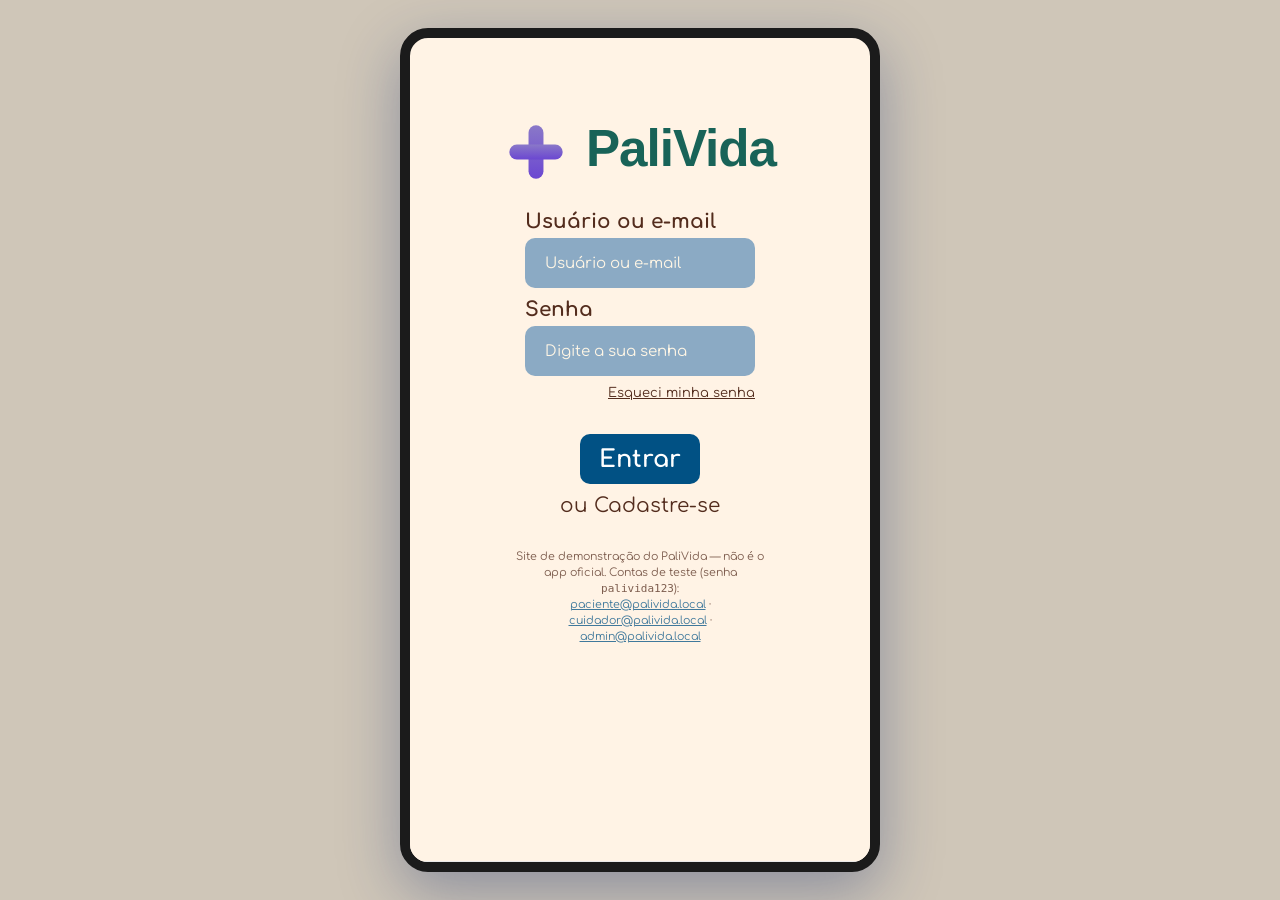
<file: index.html>
<!DOCTYPE html>
<html lang="pt-BR">
<head>
  <meta charset="UTF-8">
  <meta name="viewport" content="width=device-width, initial-scale=1, maximum-scale=1, viewport-fit=cover">
  <title>PaliVida — cuidados paliativos</title>
  <meta name="description" content="PaliVida — identificação de piora clínica, triagem de sintomas, prontuário eletrônico e direcionamento ao serviço de urgência em cuidados paliativos.">
  <link rel="icon" type="image/png" href="assets/img/favicon.png">
  <link rel="stylesheet" href="css/styles.css">
</head>
<body>
  <div id="app" class="app-shell">
    <header id="app-header" class="pv-header" hidden></header>
    <main id="app-main" class="app-main" role="main"></main>
    <footer id="app-footer" class="pv-footer" hidden></footer>
  </div>

  <!-- dados de demonstração + "backend" local (localStorage) -->
  <script src="js/data.js"></script>
  <script src="js/session.js"></script>
  <script src="js/db.js"></script>

  <!-- UI compartilhada e roteador -->
  <script src="js/ui.js"></script>
  <script src="js/router.js"></script>

  <!-- telas -->
  <script src="js/screens/auth.js"></script>
  <script src="js/screens/principal.js"></script>
  <script src="js/screens/sintomas.js"></script>
  <script src="js/screens/triagem.js"></script>
  <script src="js/screens/perfil.js"></script>
  <script src="js/screens/admin.js"></script>

  <!-- inicialização -->
  <script src="js/main.js"></script>
</body>
</html>
</file>
<file: css/styles.css>
/* =========================================================================
   PaliVida — folha de estilos
   Porta fiel de frontend/src/theme/index.ts + os StyleSheet.create() de cada
   tela/componente do código-fonte original (React Native / Expo). Os
   comentários apontam de qual arquivo .tsx cada bloco vem.
   ========================================================================= */

@import url('https://fonts.googleapis.com/css2?family=Comfortaa:wght@400;700&display=swap');

:root {
  /* theme/index.ts -> colors */
  --azul: #112A6C;
  --azul-medio: #015184;
  --azul-claro: #8BAAC4;
  --azul-botao: #5A90BF;

  --creme: #FFF3E5;
  --areia: #E8DAC0;
  --areia-clara: #F2E8D5;
  --branco: #FFFFFF;
  --branco-quente: #FFF6E5;

  --marrom: #532C1D;
  --verde-escuro: #183102;
  --cinza: #4A4A4A;
  --cinza-claro: #666666;

  --verde: #9BC45A;
  --verde-suave: #A6C27A;
  --amarelo: #FFBE3B;
  --amarelo-suave: #F1D359;
  --vermelho: #D00000;
  --vermelho-suave: #F79F9A;
  --laranja: #E8994B;
  --laranja-escuro: #E78F47;

  --sucesso-fundo: #D1FAE5;
  --erro-fundo: #FEE2E2;
  --erro-texto: #991B1B;
  --perigo: #A00000;
  --perigo-claro: #D94141;
  --destaque: #C4C776;
  --logout: #FFBB00;

  /* theme/index.ts -> radius */
  --radius-sm: 6px;
  --radius-md: 10px;
  --radius-lg: 15px;
  --radius-pill: 25px;

  --fonte-regular: 'Comfortaa', sans-serif;
  --fonte-bold: 'Comfortaa', sans-serif;

  /* theme/index.ts -> coresAlerta (fundo da Home conforme último alerta) */
  --alerta-padrao: var(--creme);
  --alerta-verde: var(--verde-suave);
  --alerta-amarelo: var(--amarelo-suave);
  --alerta-vermelho: var(--vermelho-suave);
}

/* ---------------------------------------------------------------- reset */
*, *::before, *::after { box-sizing: border-box; }
html, body { height: 100%; }
body {
  margin: 0;
  font-family: var(--fonte-regular);
  color: var(--marrom);
  background: #CFC6B8;
  -webkit-font-smoothing: antialiased;
  text-rendering: optimizeLegibility;
}
h1, h2, h3, p { margin: 0; }
button { font-family: inherit; cursor: pointer; }
input, textarea, select { font-family: inherit; }
img { display: block; max-width: 100%; }
a { color: inherit; }
:focus-visible { outline: 3px solid #2F6FED; outline-offset: 2px; }

/* --------------------------------------------------------- app "phone" shell ---
   Usa 100dvh (dynamic viewport height) em vez de 100vh: em navegadores
   mobile (Safari/Chrome no celular) 100vh inclui a área por trás das barras
   de endereço/navegação, o que "corta" o rodapé em muitos aparelhos. 100dvh
   se ajusta à altura real visível, então o app cabe certinho em qualquer
   tamanho de tela — com fallback para 100vh em navegadores mais antigos. */
.app-shell {
  max-width: 480px;
  margin: 0 auto;
  height: 100vh;
  height: 100dvh;
  background: var(--creme);
  display: flex;
  flex-direction: column;
  overflow: hidden;
  position: relative;
}
.app-main {
  flex: 1 1 auto;
  overflow-y: auto;
  -webkit-overflow-scrolling: touch;
  display: flex;
  flex-direction: column;
  min-height: 0; /* necessário para que filhos flex com altura 100% não estourem o .app-shell */
}
/* Telas marcadas como "sem rolagem" (ex.: menu de sintomas) devem caber
   inteiramente na viewport do app-shell, sem scroll vertical algum. */
.app-main.pv-sem-scroll {
  overflow: hidden;
}
@media (min-width: 640px) {
  body { padding: 28px 12px; }
  .app-shell {
    height: calc(100vh - 56px);
    height: calc(100dvh - 56px);
    min-height: 640px;
    border-radius: 28px;
    box-shadow: 0 20px 60px rgba(17, 42, 108, 0.35);
    border: 10px solid #1b1b1b;
  }
}

/* loading fallback while fonts load */
#carregando-app {
  min-height: 100vh;
  min-height: 100dvh;
  display: flex;
  align-items: center;
  justify-content: center;
  background: var(--creme);
}

/* ======================================================== Header.tsx ===
   Cabeçalho global, montado uma única vez pelo roteador dentro de
   #app-header (fora da área rolável) — por isso fica sempre visível,
   igual ao rodapé.
   - Nas telas autenticadas: só o ícone da marca (sem a tarja azul de
     fundo e sem o nome por extenso), ancorado no canto superior esquerdo.
   - Na tela de login/cadastro: o roteador deixa o header GLOBAL escondido
     e a própria tela de auth desenha seu cabeçalho de marca (logo + nome,
     também sem tarja) — ver .pv-header--login mais abaixo e headerLogin()
     em ui.js. */
.pv-header {
  width: 100%;
  min-height: 52px;
  background: transparent;
  display: flex;
  align-items: center;
  padding: 10px 16px;
  flex-shrink: 0;
}
.pv-header .pv-logo-icone {
  height: 34px;
  width: auto;
}
/* Cabeçalho de marca da tela de login/cadastro: logo + "PaliVida" juntos,
   centralizados, sem tarja de fundo (imagem única fornecida pelo cliente). */
.pv-header.pv-header--login {
  justify-content: center;
  padding: 18px 16px 4px;
}
/* Logo da tela de login/cadastro: ícone SVG + texto, tudo em vetor (nítido em
   qualquer tamanho). O tamanho vem de --marca-tam (altura do ícone). */
.pv-header--login { --marca-tam: 40px; }
.pv-header.pv-header--login-grande {
  --marca-tam: 64px;
  padding: 30px 16px 26px;
}
.pv-marca {
  display: flex;
  align-items: center;
  gap: calc(var(--marca-tam) * 0.28);
  line-height: 1;
}
.pv-marca-icone { width: var(--marca-tam); height: var(--marca-tam); flex-shrink: 0; }
.pv-marca-texto {
  font-family: 'Inter', 'Segoe UI', Roboto, Helvetica, Arial, sans-serif;
  font-weight: 800;
  font-size: calc(var(--marca-tam) * 0.8);
  letter-spacing: -0.02em;
  color: #186358;
  padding-bottom: 0.12em; /* evita cortar a base das letras */
}

/* ======================================================== Footer.tsx ===
   Rodapé global de navegação, montado pelo roteador dentro de #app-footer
   (fora da área rolável) — por isso os 3 (ou 4, para o administrador)
   atalhos ficam sempre visíveis em qualquer tela autenticada, sem depender
   de o usuário rolar até o final do conteúdo. */
.pv-footer {
  display: flex;
  flex-direction: row;
  width: 100%;
  flex-shrink: 0;
  border: 0;
  border-top: 1px solid rgba(0,0,0,0.08);
  background: rgba(255, 255, 255, 0.92);
  padding-bottom: env(safe-area-inset-bottom, 0);
}
.pv-footer button {
  flex: 1;
  background: none;
  border: 0;
  padding: 12px 0 10px;
  display: flex;
  align-items: center;
  justify-content: center;
}
.pv-footer img { width: 24px; height: 24px; opacity: 0.45; }
.pv-footer button.ativo img { opacity: 1; }
.pv-footer button.ativo { box-shadow: inset 0 2px 0 var(--azul); }

/* ========================================================= Aviso.tsx === */
.pv-aviso {
  border-radius: 8px;
  padding: 12px;
  margin: 12px 0;
  width: 100%;
  font-size: 14px;
  text-align: center;
}
.pv-aviso.sucesso { background: var(--sucesso-fundo); color: #065F46; }
.pv-aviso.erro { background: var(--erro-fundo); color: var(--erro-texto); }

/* generic loading */
.pv-carregando {
  flex: 1;
  display: flex;
  flex-direction: column;
  align-items: center;
  justify-content: center;
  gap: 10px;
  min-height: 240px;
  color: var(--azul);
}
.pv-spinner {
  width: 34px; height: 34px;
  border-radius: 50%;
  border: 3px solid rgba(17,42,108,0.15);
  border-top-color: var(--azul);
  animation: girar 0.8s linear infinite;
}
.pv-spinner.claro { border-color: rgba(255,255,255,0.35); border-top-color: #fff; }
@keyframes girar { to { transform: rotate(360deg); } }

/* =============================================================== Chips === */
.pv-chips { display: flex; flex-wrap: wrap; gap: 8px; margin-bottom: 15px; }
.pv-chip {
  border: 1.5px solid var(--azul-claro);
  border-radius: 8px;
  padding: 8px 14px;
  background: var(--branco);
  color: var(--marrom);
  font-size: 14px;
  font-family: var(--fonte-regular);
}
.pv-chip.ativo { background: var(--azul-medio); border-color: var(--azul-medio); color: var(--branco); }

/* =========================================== telas de autenticação (Login/Cadastro) === */
.tela-auth {
  flex: 1;
  display: flex;
  flex-direction: column;
  align-items: center;
  background: var(--creme);
  padding-bottom: 40px;
}
.tela-auth .titulo { font-size: 48px; font-weight: 600; color: var(--azul); margin: 15px 0 25px; }
.tela-auth .instrucao {
  font-size: 15px; color: var(--marrom); text-align: center;
  width: 230px; margin-bottom: 20px; line-height: 22px;
}
.tela-auth .label {
  font-size: 20px; font-weight: 700; color: var(--marrom);
  margin-bottom: 5px; width: 230px; text-align: left; display: block;
}
.tela-auth .campo {
  padding: 10px 20px;
  background: var(--azul-claro);
  color: var(--branco);
  border: 0;
  border-radius: var(--radius-md);
  width: 230px;
  height: 50px;
  margin-bottom: 10px;
  font-size: 15px;
}
.tela-auth .campo::placeholder { color: var(--branco-quente); }
.tela-auth .aviso-wrap { width: 230px; }
.tela-auth .link-secundario {
  width: 230px; background: none; border: 0; padding: 0;
  display: flex; justify-content: flex-end; margin-bottom: 4px;
}
.tela-auth .link-esqueci { font-size: 13px; color: var(--marrom); text-decoration: underline; }
.tela-auth .link-voltar { font-size: 16px; color: var(--marrom); background: none; border: 0; }
.tela-auth .botao-entrar {
  margin-top: 30px; margin-bottom: 10px;
  padding: 10px;
  background: var(--azul-medio);
  color: var(--branco);
  border: 0;
  border-radius: var(--radius-md);
  width: 120px; height: 50px;
  font-size: 24px; font-weight: 700;
  display: flex; align-items: center; justify-content: center;
}
.tela-auth .botao-entrar[disabled] { opacity: 0.6; }
.tela-auth .botao-entrar.largo { width: 230px; }
.tela-auth .ou-cadastre { font-size: 20px; background: none; border: 0; color: var(--marrom); }

/* ============================================================ Cadastro === */
.tela-cadastro { background: var(--creme); }
.tela-auth .titulo.titulo-cadastro-novo { font-size: clamp(28px, 8vw, 36px); line-height: 1.2; text-align: center; padding: 0 16px; }
.tela-cadastro .subtitulo { font-size: 18px; color: var(--marrom); margin-bottom: 30px; text-align: center; }
.tela-cadastro .botoes-tipo { display: flex; justify-content: space-evenly; align-items: center; width: 100%; margin: 10px 0; gap: 12px; }
.tela-cadastro .botao-tipo {
  background: var(--azul-medio); border: 0; border-radius: var(--radius-md);
  width: 150px; height: 101px; color: var(--branco-quente); font-size: 18px;
  line-height: 26px; text-align: center;
  box-shadow: 4px 4px 6px rgba(0,0,0,0.25);
}
.tela-cadastro .form { width: 85%; max-width: 480px; }
.tela-cadastro .secao {
  font-size: 18px; font-weight: 700; color: var(--azul);
  margin: 20px 0 10px; border-bottom: 1px solid var(--azul-claro); padding-bottom: 4px;
}
.tela-cadastro .campo-label { font-size: 16px; color: var(--marrom); margin-bottom: 5px; font-weight: 700; display: block; }
.tela-cadastro .campo {
  padding: 10px 10px 10px 15px; background: var(--azul-claro); color: var(--branco);
  border: 0; border-radius: var(--radius-md); width: 100%; height: 50px; margin-bottom: 15px; font-size: 15px;
}
.tela-cadastro .campo::placeholder { color: var(--branco-quente); }
.tela-cadastro textarea.campo { height: 90px; padding-top: 10px; resize: vertical; }
.tela-cadastro .obrigatorio { font-size: 13px; color: #888; margin: 10px 0 5px; }
.tela-cadastro .botao-enviar {
  width: 85%; max-width: 480px; background: var(--azul-medio); color: var(--branco-quente);
  border: 0; padding: 16px; border-radius: var(--radius-md); margin-top: 20px; font-size: 18px; font-weight: 700;
}
.tela-cadastro .botao-enviar[disabled] { opacity: 0.6; }
.tela-cadastro .botao-voltar {
  width: 85%; max-width: 480px; background: var(--branco); color: var(--cinza);
  border: 0; padding: 14px; border-radius: var(--radius-md); margin-top: 15px; margin-bottom: 10px;
  font-size: 18px; font-weight: 700; box-shadow: 0 2px 6px rgba(0,0,0,0.15);
}

/* ================================================================ Home === */
/* ================================================================ Home ===
   Reorganizada para caber inteira na viewport sem rolagem: os elementos
   dividem o espaço disponível de .app-main via flexbox (com tamanhos em
   clamp()/vh em vez de pixels fixos grandes), no mesmo espírito da tela de
   Menu de Sintomas — ver .tela-menu-sintomas mais abaixo. */
.tela-home {
  flex: 1;
  display: flex;
  flex-direction: column;
  min-height: 0;
  overflow: hidden;
}
.tela-home .corpo {
  flex: 1;
  display: flex;
  flex-direction: column;
  justify-content: space-evenly;
  min-height: 0;
  padding: 4px 16px 10px;
}
.tela-home .titulo {
  font-weight: 700; font-size: clamp(16px, 5vw, 22px); margin: 0 0 4px; color: var(--verde-escuro);
  text-align: center; flex-shrink: 0;
}
.tela-home .botao-prontuario {
  background: var(--laranja); width: 100%; max-width: 320px; border: 0; border-radius: var(--radius-md);
  color: var(--branco); font-size: clamp(14px, 4vw, 18px); font-weight: 700; display: flex; align-items: center; justify-content: center;
  margin: 6px auto 0; flex: 0 1 52px; min-height: 40px; flex-shrink: 0;
}
.tela-home .botao-duvidas {
  background: var(--branco); border: 2px solid #767714; border-radius: 50%;
  margin: 8px auto; display: flex; align-items: center; justify-content: center;
  font-weight: 700; font-size: clamp(15px, 4.5vw, 24px); color: var(--verde-escuro); text-align: center; padding: 10px;
  flex-shrink: 1; min-height: 0; width: min(46vw, 220px); aspect-ratio: 1 / 1;
}
.tela-home .botao-registrar {
  background: var(--azul-medio); width: 100%; max-width: 320px; border: 0; border-radius: var(--radius-md);
  color: var(--branco-quente); font-size: clamp(13px, 3.6vw, 16px); display: flex; align-items: center; justify-content: center;
  margin: 0 auto; flex: 0 1 44px; min-height: 36px; flex-shrink: 0;
}
.tela-home .contatos { flex-shrink: 0; margin-top: 8px; }
.tela-home .contatos-titulo { margin-bottom: 6px; font-weight: 700; font-size: clamp(14px, 4vw, 18px); color: var(--verde-escuro); text-align: center; }
.tela-home .contatos-botoes { display: flex; justify-content: space-around; width: 100%; gap: 8px; }
.tela-home .contato-botao {
  background: var(--branco); flex: 1; max-width: 125px; padding: 8px 6px; border: 2px solid var(--branco);
  border-radius: var(--radius-md); text-align: center; font-weight: 700; font-size: clamp(12px, 3.4vw, 16px); color: #000;
}

/* ============================================================ Contato === */
.tela-contato { flex: 1; background: var(--creme); padding: 0 16px 24px; }
.tela-contato .titulo { font-size: 22px; font-weight: 700; color: var(--azul); text-align: center; margin: 20px 0 6px; }
.tela-contato .subtitulo { font-size: 13px; color: var(--marrom); text-align: center; margin: 0 0 16px; }
.pv-contato-acoes { display: flex; gap: 10px; margin-top: 14px; }
.pv-contato-acoes .pv-botao-primario, .pv-contato-acoes .pv-botao-secundario { flex: 1; text-align: center; text-decoration: none; }

/* ============================================================== Busca === */
.tela-busca { flex: 1; background: var(--areia); width: 100%; padding-top: 20px; display: flex; flex-direction: column; }
.tela-busca .busca-container {
  display: flex; align-items: center; background: var(--branco); border-radius: var(--radius-pill);
  padding: 0 15px; margin: 20px auto; width: 90%; height: 50px; box-shadow: 0 1px 3px rgba(0,0,0,0.15);
}
.tela-busca .busca-input { flex: 1; border: 0; background: none; color: var(--azul); padding: 10px; font-size: 16px; }
.tela-busca .busca-input:focus { outline: none; }
.tela-busca .icone-lupa { width: 22px; height: 22px; background: none; border: 0; padding: 0; filter: invert(13%) sepia(53%) saturate(3000%) hue-rotate(215deg); }
.tela-busca .botao-novo {
  background: var(--azul); color: var(--branco); border: 0; padding: 12px 20px; border-radius: 8px;
  display: block; margin: 0 auto 20px; font-weight: 700;
}
.tela-busca .aviso-wrap { width: 90%; margin: 0 auto; }
.tela-busca .lista-vazia { text-align: center; color: var(--marrom); margin-top: 20px; }

.pv-card-conteudo {
  width: 90%; margin: 0 auto 20px; background: var(--branco); padding: 20px; border-radius: var(--radius-lg);
  box-shadow: 0 2px 4px rgba(0,0,0,0.1);
}
.pv-card-conteudo .card-titulo { font-weight: 700; font-size: 18px; color: var(--azul); }
.pv-card-conteudo .divisor { height: 1px; background: var(--areia); margin: 10px 0; }
.pv-card-conteudo .card-descricao {
  font-size: 14px; color: #333; display: -webkit-box; -webkit-line-clamp: 3; -webkit-box-orient: vertical; overflow: hidden;
}
.pv-card-conteudo .card-rodape { display: flex; justify-content: space-between; align-items: center; margin-top: 15px; }
.pv-card-conteudo .botao-ler {
  display: flex; align-items: center; gap: 5px; background: #F0F0F0; border: 0; padding: 8px; border-radius: 5px;
  color: var(--azul); font-weight: 600; font-size: 12px;
}
.pv-card-conteudo .botao-ler img { width: 16px; height: 16px; }
.pv-card-conteudo .data { color: #888; font-size: 12px; }
.pv-card-conteudo .acoes-admin {
  display: flex; justify-content: flex-end; gap: 15px; margin-top: 15px; border-top: 1px solid #EEE; padding-top: 10px;
}
.pv-card-conteudo .acao-editar { background: none; border: 0; color: var(--azul); font-weight: 700; }
.pv-card-conteudo .acao-excluir { background: none; border: 0; color: var(--perigo-claro); font-weight: 700; }

/* modal genérico (usado por Busca=editor de conteúdo e ModalIntensidade) */
.pv-modal-overlay {
  position: fixed; inset: 0; background: rgba(0,0,0,0.5);
  display: flex; align-items: center; justify-content: center; padding: 20px; z-index: 50;
}
.pv-modal-overlay[hidden] { display: none; }
.pv-modal {
  width: 90%; max-width: 560px; background: var(--branco); border-radius: var(--radius-lg);
  padding: 20px; max-height: 85vh; overflow-y: auto;
}
.pv-modal .modal-label { font-weight: 700; color: var(--azul); margin-top: 10px; display: block; }
.pv-modal .modal-dica { font-weight: 400; font-size: 0.8em; color: #6b7280; }
.pv-modal .modal-input {
  width: 100%; font-family: var(--fonte-regular); border: 1px solid #CCC; border-radius: 8px;
  padding: 10px; background: #FAFAFA; margin-bottom: 5px; font-size: 14px;
}
.pv-modal textarea.modal-input { min-height: 80px; resize: vertical; }
.pv-modal .modal-botoes { display: flex; gap: 10px; margin-top: 20px; }
.pv-modal .botao-modal { flex: 1; padding: 12px; border-radius: 8px; text-align: center; font-weight: 700; border: 0; }
.pv-modal .botao-cancelar { border: 1px solid var(--perigo-claro); color: var(--perigo-claro); background: none; }
.pv-modal .botao-salvar { background: var(--azul); color: var(--branco); }
.pv-modal .botao-salvar[disabled] { opacity: 0.6; }

/* ======================================================= Perfil (campos.tsx) === */
.tela-perfil { background: var(--creme); padding: 16px; padding-bottom: 32px; flex: 1; }
.tela-perfil .titulo { font-size: 28px; font-weight: 700; color: var(--azul); margin: 12px 0; }
.pv-card { background: var(--branco); border-radius: 12px; padding: 14px; margin-bottom: 14px; box-shadow: 0 2px 4px rgba(0,0,0,0.1); }
.pv-card .subtitulo { font-size: 20px; font-weight: 600; color: var(--azul); margin-bottom: 12px; }
.pv-campo-label { font-size: 14px; color: var(--marrom); margin: 8px 0 6px; display: block; }
.pv-campo-input, .pv-campo-select {
  width: 100%; font-family: var(--fonte-regular); background: var(--azul-claro); color: var(--branco-quente);
  border: 0; border-radius: 8px; padding: 10px; font-size: 14px;
}
.pv-campo-input::placeholder { color: var(--branco-quente); opacity: 0.85; }
textarea.pv-campo-input { min-height: 90px; resize: vertical; }
.pv-campo-select { appearance: none; background-image: url("data:image/svg+xml,%3Csvg xmlns='http://www.w3.org/2000/svg' viewBox='0 0 20 20' fill='%23FFF6E5'%3E%3Cpath d='M5.23 7.21a.75.75 0 011.06.02L10 10.94l3.71-3.71a.75.75 0 111.06 1.06l-4.24 4.25a.75.75 0 01-1.06 0L5.21 8.29a.75.75 0 01.02-1.08z'/%3E%3C/svg%3E"); background-repeat: no-repeat; background-position: right 10px center; padding-right: 30px; }
.pv-botao-primario, .pv-botao-secundario, .pv-botao-perigo, .pv-botao-logout {
  margin-top: 16px; border: 0; border-radius: var(--radius-md); padding: 12px; width: 100%;
  font-family: var(--fonte-bold); font-weight: 700; font-size: 16px; color: var(--branco-quente);
  display: flex; align-items: center; justify-content: center; gap: 8px;
}
.pv-botao-primario { background: var(--destaque); }
.pv-botao-secundario { background: var(--azul-medio); }
.pv-botao-perigo { margin-top: 10px; background: var(--perigo); }
.pv-botao-logout { background: var(--logout); color: var(--marrom); }
.pv-item-vinculo { background: #F4F4F4; border-radius: 8px; padding: 10px; margin-bottom: 12px; }
.pv-codigo-readonly { opacity: 0.8; }

/* Wizard de preenchimento por etapas (mesmo sistema usado antes só na
   Carteirinha) agora também é usado dentro do card "Seus dados" do
   Prontuário — as classes .pv-carteirinha-* tinham padding lateral pensado
   para ocupar a tela inteira; aqui elas ficam dentro de um .pv-card que já
   tem o próprio padding, então o padding lateral extra é removido. */
.pv-card .pv-carteirinha-progresso,
.pv-card .pv-carteirinha-form,
.pv-card .pv-carteirinha-nav {
  padding-left: 0;
  padding-right: 0;
}
.pv-card .pv-carteirinha-nav { padding-top: 14px; }

/* ================================================== MenuSintomas / ListaSintomas ===
   Reformulado para caber inteiro na tela (sem rolagem): o cabeçalho, o
   título e a grade de sintomas dividem a altura disponível de .app-main
   usando flex, e a grade usa "grid-auto-rows: 1fr" para que as linhas de
   cartões se comprimam/expandam conforme o espaço restante, ao invés de
   ter uma altura fixa que force scroll em telas menores. */
.tela-menu-sintomas {
  flex: 1;
  display: flex;
  flex-direction: column;
  background: var(--creme);
  min-height: 0; /* permite que o flex item encolha dentro de .app-main */
  overflow: hidden;
  padding-bottom: 8px;
  position: relative; /* ancora o painel de "sintomas de hoje" (position:absolute) dentro desta tela */
}
/* Cabeçalho da tela: título centralizado + ícone discreto de "sintomas de
   hoje" ancorado à direita, sem disputar espaço visual com o título nem
   com o header global do app (que já ocupa o canto superior esquerdo). */
.pv-menu-sintomas-cabecalho {
  position: relative;
  flex-shrink: 0;
}
.tela-menu-sintomas .titulo {
  font-size: clamp(18px, 5.5vw, 26px);
  margin: 12px 0 10px;
  text-align: center;
  color: var(--azul);
  padding: 0 44px;
  line-height: 1.25;
}
.pv-botao-relatorio-hoje {
  position: absolute;
  top: 10px;
  right: 12px;
  width: 32px;
  height: 32px;
  border-radius: 50%;
  border: 0;
  background: transparent;
  color: var(--azul-claro);
  display: flex;
  align-items: center;
  justify-content: center;
  opacity: 0.7;
}
.pv-botao-relatorio-hoje:active { opacity: 1; background: rgba(17,42,108,0.08); }
#lista-sintomas-slot {
  flex: 1;
  display: flex;
  flex-direction: column;
  min-height: 0;
}
.pv-lista-sintomas {
  flex: 1;
  display: flex;
  flex-direction: column;
  min-height: 0;
}
.pv-grade-sintomas {
  display: grid;
  grid-template-columns: 1fr 1fr;
  grid-auto-rows: 1fr; /* 12 sintomas + "Outro sintoma" (linha inteira): as linhas dividem a altura disponível */
  gap: 8px;
  padding: 0 12px;
  flex: 1 1 0;
  min-height: 0;
}
.pv-card-sintoma {
  padding: 6px 8px;
  border: 1px solid #444;
  border-radius: 12px;
  background: #F9F6EE;
  display: flex;
  align-items: center;
  justify-content: center;
  text-align: center;
  font-size: clamp(11px, 3vw, 14px);
  line-height: 1.2;
  color: #333;
  overflow: hidden;
}
.pv-card-sintoma.pv-card-outro { grid-column: 1 / -1; }
.pv-botao-sem-sintoma {
  background: var(--azul-botao); color: var(--branco); border: 0; border-radius: var(--radius-md);
  padding: 10px; width: 90%; max-width: 320px; min-height: 44px; display: block;
  margin: 10px auto; font-size: clamp(14px, 4vw, 18px); flex-shrink: 0;
  box-shadow: 4px 4px 6px rgba(0,0,0,0.25);
}

/* ================================================================ PainelHoje ===
   Painel deslizante (drawer) com os sintomas já registrados hoje, aberto
   pelo ícone discreto no cabeçalho do Menu de Sintomas. Usa o mesmo padrão
   visual de overlay escurecido dos demais modais do app (.pv-modal-overlay),
   mas desliza da direita como uma gaveta em vez de aparecer centralizado,
   para não competir com o modal de intensidade. */
.pv-painel-hoje-overlay {
  position: absolute;
  inset: 0;
  background: rgba(0,0,0,0.35);
  z-index: 40;
  display: flex;
  justify-content: flex-end;
}
.pv-painel-hoje-overlay[hidden] { display: none; }
.pv-painel-hoje {
  width: min(78%, 300px);
  height: 100%;
  background: var(--branco);
  box-shadow: -6px 0 18px rgba(0,0,0,0.2);
  display: flex;
  flex-direction: column;
  animation: pv-painel-hoje-entrar 0.18s ease-out;
}
@keyframes pv-painel-hoje-entrar {
  from { transform: translateX(24px); opacity: 0.4; }
  to { transform: translateX(0); opacity: 1; }
}
.pv-painel-hoje-cabecalho {
  background: var(--azul);
  color: var(--branco);
  padding: 14px 14px;
  display: flex;
  align-items: center;
  justify-content: space-between;
  font-size: 15px;
  font-weight: 700;
  flex-shrink: 0;
}
.pv-painel-hoje-cabecalho button {
  background: none; border: 0; color: var(--branco); font-size: 22px; line-height: 1; padding: 0 4px;
}
.pv-painel-hoje-lista {
  flex: 1;
  overflow-y: auto;
  padding: 12px;
  display: flex;
  flex-direction: column;
  gap: 8px;
}
.pv-painel-hoje-vazio {
  font-size: 13px;
  color: var(--marrom);
  text-align: center;
  margin-top: 24px;
}
.pv-painel-hoje-item {
  background: var(--areia-clara, #F2E8D5);
  border-radius: 10px;
  padding: 10px 12px;
}
.pv-painel-hoje-linha1 {
  display: flex;
  align-items: center;
  justify-content: space-between;
  gap: 8px;
}
.pv-painel-hoje-nome {
  font-size: 13px;
  font-weight: 700;
  color: var(--marrom);
}
.pv-painel-hoje-hora {
  font-size: 11px;
  color: var(--marrom);
  opacity: 0.75;
  margin-top: 3px;
}

/* ============================================================ ModalIntensidade ===
   Janela de confirmação do registro de sintoma (a escala de intensidade de
   0 a 10 foi retirada). Também abriga o campo de descrição de "Outro
   sintoma". */
.pv-modal-intensidade {
  background: #F7F2ED; border-radius: 20px; padding: 18px 20px; width: 86%; max-width: 420px;
  box-shadow: 0 8px 24px rgba(0,0,0,0.3);
}
.pv-modal-intensidade .titulo { font-weight: 700; font-size: 18px; text-align: center; margin-bottom: 6px; }
.pv-modal-intensidade .sintoma { font-size: 16px; font-weight: 700; text-align: center; color: var(--azul); margin-bottom: 18px; }
.pv-modal-intensidade .sintoma:empty { margin-bottom: 0; }
.pv-modal-intensidade [hidden] { display: none; }
.pv-modal-intensidade .pv-outro-descricao { min-height: 80px; margin-bottom: 14px; }

.pv-modal-intensidade .acoes { display: flex; justify-content: space-between; }
.pv-modal-intensidade .botao { flex: 1; margin: 0 5px; border-radius: var(--radius-md); padding: 10px; border: 0; color: var(--branco); font-weight: 700; }
.pv-modal-intensidade .confirmar { background: #59A87D; }
.pv-modal-intensidade .cancelar { background: #D63031; }
.pv-modal-intensidade .botao[disabled] { opacity: 0.6; }

/* ==================================================== ConteudoDetalhe / DefinicaoSintomas === */
.tela-conteudo-detalhe { flex: 1; background: var(--areia-clara); }
.tela-conteudo-detalhe .cabecalho { padding: 0 20px; margin: 25px 0 20px; }
.tela-conteudo-detalhe .titulo-principal { font-size: 26px; font-weight: 800; color: var(--azul); }
.tela-conteudo-detalhe .barra-titulo { width: 60px; height: 4px; background: var(--laranja-escuro); margin-top: 8px; border-radius: 2px; }
.tela-conteudo-detalhe .card {
  background: var(--branco); width: 90%; margin: 0 auto 20px; padding: 25px 20px; border-radius: 12px;
  box-shadow: 0 2px 4px rgba(0,0,0,0.1);
}
.tela-conteudo-detalhe .borda-laranja { border-left: 5px solid var(--laranja-escuro); }
.tela-conteudo-detalhe .borda-vermelha { border-left: 5px solid var(--perigo-claro); }
.tela-conteudo-detalhe .label-secao { font-weight: 700; font-size: 18px; color: var(--azul); margin-bottom: 10px; text-transform: uppercase; letter-spacing: 0.5px; }
.tela-conteudo-detalhe .texto-corpo { font-size: 16px; line-height: 26px; color: #444; margin-bottom: 15px; white-space: pre-line; }
.tela-conteudo-detalhe .botao-laranja, .tela-conteudo-detalhe .botao-vermelho {
  border: 0; padding: 14px 15px; border-radius: 8px; width: 100%; color: var(--branco); font-weight: 700;
  font-size: 15px; text-transform: uppercase; margin-top: 5px;
}
.tela-conteudo-detalhe .botao-laranja { background: var(--laranja-escuro); }
.tela-conteudo-detalhe .botao-vermelho { background: var(--perigo-claro); }
.tela-conteudo-detalhe .botao-voltar {
  margin: 10px auto 0; display: block; padding: 10px 30px; border-radius: var(--radius-pill);
  border: 1px solid var(--azul); background: none; color: var(--azul); font-weight: 600; font-size: 16px;
}
.tela-conteudo-detalhe .link-leitura-facil {
  display: block; text-align: center; margin: 0 auto 20px; color: var(--azul-medio); text-decoration: underline;
  font-size: 14px; background: none; border: 0;
}

.tela-definicao { background: var(--areia); }
.tela-definicao .conteudo { padding: 40px 20px; }
.tela-definicao .titulo { font-weight: 700; font-size: 32px; color: var(--azul); text-align: center; }
.tela-definicao .sublinhado { height: 3px; background: var(--branco); width: 100%; margin: 20px 0; }
.tela-definicao .titulo-definicao { font-weight: 700; font-size: 24px; color: var(--azul); margin-bottom: 20px; }
.tela-definicao .titulo-definicao .peso-normal { font-weight: 400; }
.tela-definicao .secao { margin-bottom: 10px; }
.tela-definicao .titulo-secao { font-weight: 700; font-size: 24px; color: #000; line-height: 35px; }
.tela-definicao .texto-secao { font-size: 24px; color: #000; line-height: 35px; white-space: pre-line; }
.tela-definicao .botao-laranja, .tela-definicao .botao-vermelho {
  border: 0; border-radius: 16px; padding: 16px 8px; display: block; width: 290px; min-height: 67px;
  margin: 20px auto; color: var(--branco); font-weight: 700; font-size: 20px; text-align: center; white-space: pre-line;
}
.tela-definicao .botao-laranja { background: var(--laranja); }
.tela-definicao .botao-vermelho { background: var(--vermelho); margin-top: 20px; }

/* ===================================================================== TelaSinal === */
.tela-sinal { flex: 1; display: flex; flex-direction: column; }
.tela-sinal .conteudo-scroll { padding: 0 20px 40px; display: flex; flex-direction: column; align-items: center; flex: 1; }
.tela-sinal .aviso-topo {
  width: 100%; margin: 40px 0; padding: 30px; background: var(--branco); font-weight: 700; font-size: 28px;
  border-radius: var(--radius-md); text-align: center;
}
.tela-sinal .card { width: 100%; padding: 25px; background: var(--branco); border-radius: var(--radius-md); margin-bottom: 30px; }
.tela-sinal .titulo { font-size: 26px; text-align: center; margin-bottom: 20px; color: var(--cinza); font-weight: 700; }
.tela-sinal .descricao { text-align: center; font-size: 20px; line-height: 28px; color: var(--cinza); }
.tela-sinal .botao-voltar {
  width: 100%; background: var(--branco); border: 0; padding: 14px; border-radius: var(--radius-md);
  box-shadow: 0 4px 10px rgba(0,0,0,0.2); color: var(--cinza); font-size: 20px; font-weight: 700; text-align: center;
}

/* ================================================================ DashboardAdmin === */
.tela-dashboard { flex: 1; background: var(--areia); display: flex; flex-direction: column; }
.tela-dashboard .titulo { font-weight: 700; font-size: 28px; margin: 20px 0; text-align: center; color: var(--azul); }
.tela-dashboard .erro-texto { text-align: center; margin-bottom: 10px; color: var(--erro-texto); }
.tela-dashboard .vazio { background: var(--branco); padding: 16px; margin: 10px; border-radius: var(--radius-md); text-align: center; color: var(--azul); }

.pv-card-grafico {
  width: 90%; margin: 0 auto 20px; background: var(--branco); padding: 16px; border-radius: var(--radius-lg);
  box-shadow: 0 2px 4px rgba(0,0,0,0.1);
}
.pv-card-grafico .titulo-grafico { font-weight: 700; font-size: 18px; color: var(--azul); margin-bottom: 15px; text-align: center; }
.pv-grafico-barras { height: 200px; display: flex; align-items: flex-end; justify-content: space-around; padding: 0 10px; gap: 4px; }
.pv-grafico-coluna-wrap { flex: 1; display: flex; align-items: flex-end; justify-content: center; height: 100%; }
.pv-grafico-coluna { width: 24px; border-radius: 6px 6px 0 0; transition: height 0.4s ease; }
.pv-legenda { margin-top: 15px; padding-top: 10px; border-top: 1px solid #F0F0F0; display: flex; flex-wrap: wrap; justify-content: center; gap: 15px; }
.pv-legenda-item { display: flex; align-items: center; gap: 6px; font-size: 12px; color: var(--cinza-claro); }
.pv-legenda-cor { width: 10px; height: 10px; border-radius: 5px; flex-shrink: 0; }
.pv-legenda-item b { color: #333; }

.pv-gerenciador { width: 90%; margin: 10px auto 30px; background: var(--branco); border-radius: 12px; overflow: hidden; box-shadow: 0 2px 4px rgba(0,0,0,0.1); }
.pv-gerenciador .botao-expandir { width: 100%; padding: 16px; background: var(--azul-medio); border: 0; color: var(--branco-quente); font-weight: 700; font-size: 16px; }
.pv-gerenciador .painel { padding: 14px; }
.pv-gerenciador .subtitulo { font-weight: 700; font-size: 16px; color: var(--azul); margin: 8px 0 12px; }
.pv-gerenciador .item-sintoma {
  display: flex; justify-content: space-between; align-items: center; padding: 12px 10px;
  background: #F4F4F4; border-radius: 8px; margin-bottom: 8px;
}
.pv-gerenciador .nome-sintoma { font-size: 14px; color: var(--marrom); flex: 1; }
.pv-gerenciador .botao-remover { background: var(--perigo); border: 0; color: var(--branco-quente); font-size: 12px; font-weight: 700; padding: 8px 12px; border-radius: 8px; }
.pv-gerenciador .ver-mais { display: block; width: 100%; background: none; border: 0; color: var(--azul-medio); text-align: center; margin-top: 12px; text-decoration: underline; font-size: 14px; }
.pv-gerenciador .input-sintoma { width: 100%; background: #F4F4F4; border: 0; border-radius: 8px; padding: 12px 10px; margin-bottom: 12px; font-size: 14px; color: var(--marrom); }
.pv-gerenciador .botao-adicionar { width: 100%; background: var(--azul-claro); border: 0; padding: 14px; border-radius: var(--radius-md); color: var(--branco-quente); font-weight: 700; font-size: 16px; }

/* ================================================================== PainelAdmin === */
.tela-painel-admin {
  flex: 1; background: var(--azul); padding: 20px; display: flex; flex-direction: column;
  align-items: center; justify-content: center; text-align: center;
}
.tela-painel-admin .titulo { font-weight: 700; font-size: 32px; color: #FDEDD3; margin-bottom: 10px; }
.tela-painel-admin .subtitulo { font-size: 18px; color: #FDEDD3; margin-bottom: 40px; }
.tela-painel-admin .conteudo { flex: 1; display: flex; flex-direction: column; justify-content: center; align-items: center; width: 100%; gap: 12px; }
.tela-painel-admin .botao {
  background: var(--azul-medio); padding: 15px; border-radius: 8px; width: 100%; max-width: 420px;
  border: 0; color: #FDEDD3; font-weight: 700; font-size: 16px;
}
.tela-painel-admin .botao-sair { background: var(--perigo); padding: 15px; border-radius: 8px; width: 100%; max-width: 420px; border: 0; color: #FDEDD3; font-weight: 700; font-size: 16px; margin-top: 20px; }

/* ============================================================= utilidades gerais === */
.pv-oculto { display: none !important; }
.pv-barra-topo-espaco { padding: 0 16px; }
.pv-toast-reset {
  position: fixed; left: 50%; bottom: 18px; transform: translateX(-50%);
  background: #1F2937; color: #fff; padding: 10px 16px; border-radius: 999px; font-size: 13px;
  box-shadow: 0 6px 20px rgba(0,0,0,0.3); z-index: 100;
}

/* ========================================================= Triagem === */
/* Porta das telas de triagem de sintomas / carteirinha / laudo digital do
   Portal Clínico — restilizada para o app-shell de telefone, reaproveitando
   as variáveis de cor e os componentes (.pv-card, .botao-enviar, .campo...)
   já usados no restante do site. */
/* Paleta e formas alinhadas com a tela de Sintomas (.tela-menu-sintomas /
   .pv-card-sintoma) — mesmo fundo creme, mesma borda escura arredondada nos
   cartões, mesma tipografia/tom — mantendo apenas o comportamento próprio
   da Triagem (accordion + checkboxes + busca + medidor). */
.tela-triagem { flex: 1; background: var(--creme); padding: 0 0 24px; }
.tela-triagem .titulo { font-size: clamp(18px, 5.5vw, 26px); font-weight: 700; color: var(--azul); text-align: center; margin: 20px 16px 6px; line-height: 1.25; }
.tela-triagem .subtitulo { font-size: 14px; color: var(--marrom); text-align: center; margin: 0 20px 16px; }

.pv-triagem-intro { padding-top: 4px; }
.pv-triagem-busca-wrap {
  display: flex; align-items: center; gap: 8px; background: var(--branco); border: 1px solid #444; border-radius: var(--radius-pill);
  padding: 4px 6px 4px 16px; margin: 0 16px;
}
.pv-triagem-busca { flex: 1; border: 0; background: none; padding: 10px 0; font-size: 15px; color: var(--azul); font-family: var(--fonte-regular); }
.pv-triagem-busca:focus { outline: none; }
.pv-triagem-mic {
  width: 38px; height: 38px; border-radius: 50%; border: 0; background: var(--azul-claro);
  color: var(--branco); flex-shrink: 0; display: flex; align-items: center; justify-content: center;
}
.pv-triagem-mic svg { display: block; }
.pv-triagem-mic.gravando { background: var(--vermelho); animation: girar-mic 1s ease infinite alternate; }
@keyframes girar-mic { from { opacity: 1; } to { opacity: 0.5; } }

/* bolinha de legenda do medidor de nível de atenção (substitui os emojis 🟢🟡🔴) */
.pv-triagem-legendas span { display: inline-flex; align-items: center; gap: 4px; }
.pv-ponto { width: 8px; height: 8px; border-radius: 50%; display: inline-block; background: currentColor; }

.pv-triagem-sugestoes {
  list-style: none; margin: 6px 16px 0; padding: 6px; background: var(--branco); border: 1px solid #444; border-radius: var(--radius-md);
  max-height: 220px; overflow-y: auto;
}
.pv-triagem-sugestoes li {
  display: flex; justify-content: space-between; align-items: center; padding: 10px 8px; font-size: 13px;
  color: var(--marrom); border-bottom: 1px solid var(--areia-clara);
}
.pv-triagem-sugestoes li:last-child { border-bottom: 0; }
.pv-triagem-tag { font-size: 10px; text-transform: uppercase; color: var(--azul-medio); font-weight: 700; }

/* medidor de nível de atenção */
.pv-triagem-medidor { margin: 16px 16px 0; background: #F9F6EE; border: 1px solid #444; border-radius: var(--radius-lg); padding: 14px 16px; }
.pv-triagem-medidor-cabecalho { display: flex; justify-content: space-between; align-items: center; font-weight: 700; color: var(--azul); font-size: 15px; margin-bottom: 10px; }
.pv-triagem-limpar { background: none; border: 0; font-size: 12px; color: var(--azul-medio); text-decoration: underline; }
.pv-triagem-barra-fundo { position: relative; height: 8px; border-radius: 999px; background: linear-gradient(90deg, var(--verde), var(--amarelo), var(--vermelho)); margin-bottom: 6px; }
.pv-triagem-barra-indicador { position: absolute; top: -4px; width: 16px; height: 16px; border-radius: 50%; background: var(--branco); border: 3px solid var(--azul); transform: translateX(-50%); transition: left 0.3s ease; }
.pv-triagem-legendas { display: flex; justify-content: space-between; align-items: center; font-size: 11px; color: var(--cinza-claro); margin-bottom: 10px; }
.pv-triagem-banner { border-radius: var(--radius-sm); padding: 10px 12px; font-size: 13px; text-align: center; }
.pv-triagem-banner.verde { background: var(--sucesso-fundo); color: #065F46; }
.pv-triagem-banner.amarelo { background: #FFF6DA; color: #7A5B00; }
.pv-triagem-banner.vermelho { background: var(--erro-fundo); color: var(--erro-texto); }

/* lista de cards acordeão — mesmo tom de fundo (#F9F6EE) e borda (1px solid
   #444) que .pv-card-sintoma usa na tela de Sintomas */
.pv-triagem-lista { display: flex; flex-direction: column; gap: 10px; padding: 12px 16px 0; }
.pv-triagem-card { background: #F9F6EE; border: 1px solid #444; border-radius: 12px; overflow: hidden; scroll-margin-top: 12px; }
.pv-triagem-cabecalho { width: 100%; display: flex; align-items: center; gap: 10px; padding: 14px 16px; background: none; border: 0; text-align: left; }
.pv-triagem-titulo { flex: 1; font-weight: 700; color: var(--azul); font-size: 15px; }
.pv-triagem-seta { font-size: 11px; color: var(--marrom); transition: transform 0.2s ease; }
.pv-triagem-card.aberto .pv-triagem-seta { transform: rotate(180deg); }
.pv-triagem-corpo { max-height: 0; overflow: hidden; transition: max-height 0.25s ease; padding: 0 16px; }
.pv-triagem-card.aberto .pv-triagem-corpo { max-height: 3000px; padding: 0 16px 16px; border-top: 1px solid #4442; }
.pv-triagem-definicao { font-size: 13px; line-height: 20px; color: #444; margin: 12px 0 10px; }
.pv-triagem-rotulo { font-size: 12px; font-weight: 700; color: var(--azul); text-transform: uppercase; letter-spacing: 0.4px; margin-bottom: 8px; }
.pv-triagem-rotulo.alerta { color: var(--perigo-claro); margin-top: 14px; }
.pv-triagem-grade { display: flex; flex-direction: column; gap: 6px; }
.pv-triagem-check {
  display: flex; align-items: center; gap: 8px; font-size: 13px; color: #333; background: var(--branco);
  border: 1px solid #4443; border-radius: 8px; padding: 8px 10px;
}
.pv-triagem-check.selecionado { background: #E4F0E9; color: #1C5A3A; font-weight: 700; border-color: #1C5A3A55; }
.pv-triagem-check.selecionado.alerta { background: var(--erro-fundo); color: var(--erro-texto); border-color: var(--erro-texto); }
.pv-triagem-alerta-secao { margin-top: 6px; }
.pv-triagem-refs { margin-top: 14px; font-size: 12px; color: var(--marrom); border-top: 1px solid #4442; padding-top: 10px; }
.pv-triagem-refs summary { cursor: pointer; font-weight: 700; color: var(--azul); }
.pv-triagem-refs ul { margin: 8px 0 0; padding-left: 18px; }
.pv-triagem-refs li { margin-bottom: 6px; line-height: 1.4; }

.pv-triagem-links { display: flex; flex-direction: column; gap: 10px; padding: 20px 16px 0; }
.pv-triagem-link {
  background: var(--azul-botao); color: var(--branco); border: 0; border-radius: var(--radius-md);
  padding: 14px; font-size: 14px; font-weight: 700; box-shadow: 4px 4px 6px rgba(0,0,0,0.25);
}

/* =================================================== Carteirinha (wizard) === */
.tela-carteirinha { flex: 1; background: var(--creme); padding: 0 0 24px; }
.tela-carteirinha .titulo { font-size: 22px; font-weight: 700; color: var(--azul); text-align: center; margin: 20px 16px 6px; }
.tela-carteirinha .subtitulo { font-size: 13px; color: var(--marrom); text-align: center; margin: 0 20px 16px; }

.pv-carteirinha-aviso {
  margin: 0 16px 16px; background: #FFF6DA; border: 1px solid var(--amarelo); border-radius: var(--radius-md);
  padding: 12px 14px; font-size: 12px; color: #7A5B00; line-height: 18px;
}
.pv-carteirinha-aviso strong { display: block; margin-bottom: 4px; }

.pv-carteirinha-progresso { padding: 0 16px; margin-bottom: 16px; }
.pv-carteirinha-progresso-barra { height: 6px; border-radius: 999px; background: var(--areia); overflow: hidden; margin-bottom: 6px; }
.pv-carteirinha-progresso-barra div { height: 100%; background: var(--azul); transition: width 0.3s ease; }
.pv-carteirinha-progresso span { font-size: 12px; color: var(--marrom); }

.pv-carteirinha-form { padding: 0 16px; display: flex; flex-direction: column; gap: 10px; }
.pv-carteirinha-campo .campo-label { font-size: 13px; color: var(--marrom); font-weight: 700; margin-bottom: 4px; display: block; }
.pv-carteirinha-campo .campo {
  width: 100%; padding: 10px 14px; background: var(--azul-claro); color: var(--branco); border: 0;
  border-radius: var(--radius-md); font-size: 14px; height: 46px; font-family: var(--fonte-regular);
}
.pv-carteirinha-campo textarea.campo { height: 80px; padding-top: 10px; resize: vertical; }
.pv-carteirinha-campo .campo::placeholder { color: var(--branco-quente); }

.pv-carteirinha-nav { display: flex; gap: 10px; padding: 18px 16px 0; }
.pv-carteirinha-nav .botao-voltar, .pv-carteirinha-nav .botao-enviar { flex: 1; margin: 0; }

.tela-carteirinha .botao-enviar {
  background: var(--azul-medio); color: var(--branco-quente); border: 0; padding: 14px; border-radius: var(--radius-md);
  font-size: 14px; font-weight: 700;
}
.tela-carteirinha .botao-voltar {
  background: var(--branco); color: var(--cinza); border: 0; padding: 14px; border-radius: var(--radius-md);
  font-size: 14px; font-weight: 700; box-shadow: 0 2px 6px rgba(0,0,0,0.12);
}

.pv-carteirinha-card {
  margin: 0 16px; background: var(--branco); border-radius: var(--radius-lg); overflow: hidden;
  box-shadow: 0 4px 16px rgba(0,0,0,0.15); border: 1px solid var(--areia);
}
.pv-carteirinha-card .topo { background: var(--azul); color: var(--branco); padding: 14px 16px; display: flex; justify-content: space-between; align-items: center; }
.pv-carteirinha-card .marca span { font-weight: 700; font-size: 16px; display: block; }
.pv-carteirinha-card .marca small { font-size: 10px; opacity: 0.8; }
.pv-carteirinha-card .selo { font-size: 10px; font-weight: 700; background: rgba(255,255,255,0.2); padding: 4px 8px; border-radius: 999px; }
.pv-carteirinha-card .linhas { padding: 14px 16px; display: flex; flex-direction: column; gap: 10px; }
.pv-carteirinha-card .linha { display: flex; flex-direction: column; gap: 2px; font-size: 13px; border-bottom: 1px dashed var(--areia); padding-bottom: 8px; }
.pv-carteirinha-card .linha:last-child { border-bottom: 0; }
.pv-carteirinha-card .rotulo { font-size: 10px; text-transform: uppercase; letter-spacing: 0.4px; color: var(--cinza-claro); font-weight: 700; }
.pv-carteirinha-card .linha.destaque span:last-child { font-size: 16px; font-weight: 700; color: var(--azul); }
.pv-carteirinha-card .linha.alerta span:last-child { color: var(--perigo-claro); font-weight: 700; }
.pv-carteirinha-card .linha.alerta-forte span:last-child { color: var(--erro-texto); font-weight: 700; background: var(--erro-fundo); padding: 4px 6px; border-radius: 6px; }
.pv-carteirinha-card .rodape-doc { background: var(--areia-clara); color: var(--marrom); font-size: 10px; text-align: center; padding: 10px; }

.pv-carteirinha-acoes { display: flex; gap: 10px; padding: 16px 16px 0; }
.pv-carteirinha-acoes button { flex: 1; margin: 0; }

@media print {
  .pv-header, .pv-footer, .pv-tabbar, .pv-carteirinha-acoes { display: none !important; }
}

/* ==================================================== Laudo digital (PDF) === */
.tela-laudo { flex: 1; background: var(--areia-clara); padding: 0 0 24px; }
.tela-laudo .titulo { font-size: 22px; font-weight: 700; color: var(--azul); text-align: center; margin: 20px 16px 6px; }
.tela-laudo .subtitulo { font-size: 13px; color: var(--marrom); text-align: center; margin: 0 20px 20px; }

.pv-laudo-card { margin: 0 16px 16px; background: var(--branco); border-radius: var(--radius-lg); padding: 16px; box-shadow: 0 2px 4px rgba(0,0,0,0.1); text-align: center; }
.pv-laudo-info h3 { font-size: 15px; color: var(--azul); margin-bottom: 6px; }
.pv-laudo-info p { font-size: 12px; color: var(--marrom); margin-bottom: 14px; }
.pv-laudo-botao-upload {
  display: inline-block; background: var(--azul-medio); color: var(--branco-quente); padding: 12px 20px;
  border-radius: var(--radius-md); font-size: 13px; font-weight: 700; cursor: pointer;
}

.pv-laudo-visualizador { margin: 0 16px; background: var(--branco); border-radius: var(--radius-lg); overflow: hidden; box-shadow: 0 2px 4px rgba(0,0,0,0.1); }
.pv-laudo-visualizador-cabecalho { padding: 14px 16px 0; }
.pv-laudo-visualizador-cabecalho h4 { font-size: 14px; color: var(--azul); margin-bottom: 6px; }
.pv-laudo-aviso-mobile { font-size: 11px; color: var(--cinza-claro); margin-bottom: 10px; }
.pv-laudo-acoes { display: flex; gap: 8px; padding: 0 16px 14px; }
.pv-laudo-acoes button { flex: 1; margin: 0; padding: 10px; font-size: 12px; }
.pv-laudo-frame-wrap { height: 360px; border-top: 1px solid var(--areia); }
.pv-laudo-frame-wrap iframe { width: 100%; height: 100%; border: 0; }

.tela-laudo .botao-voltar { margin: 20px 16px 0; width: calc(100% - 32px); background: var(--branco); color: var(--cinza); border: 0; padding: 14px; border-radius: var(--radius-md); font-size: 14px; font-weight: 700; box-shadow: 0 2px 6px rgba(0,0,0,0.12); }

/* rodapé "sobre este site" fixo, discreto, dentro da tela de login */
.pv-nota-demo {
  margin-top: 28px; width: 260px; text-align: center; font-size: 11px; line-height: 16px;
  color: var(--marrom); opacity: 0.75;
}
.pv-nota-demo button { background: none; border: 0; padding: 0; color: var(--azul-medio); text-decoration: underline; font-size: 11px; }
</file>
